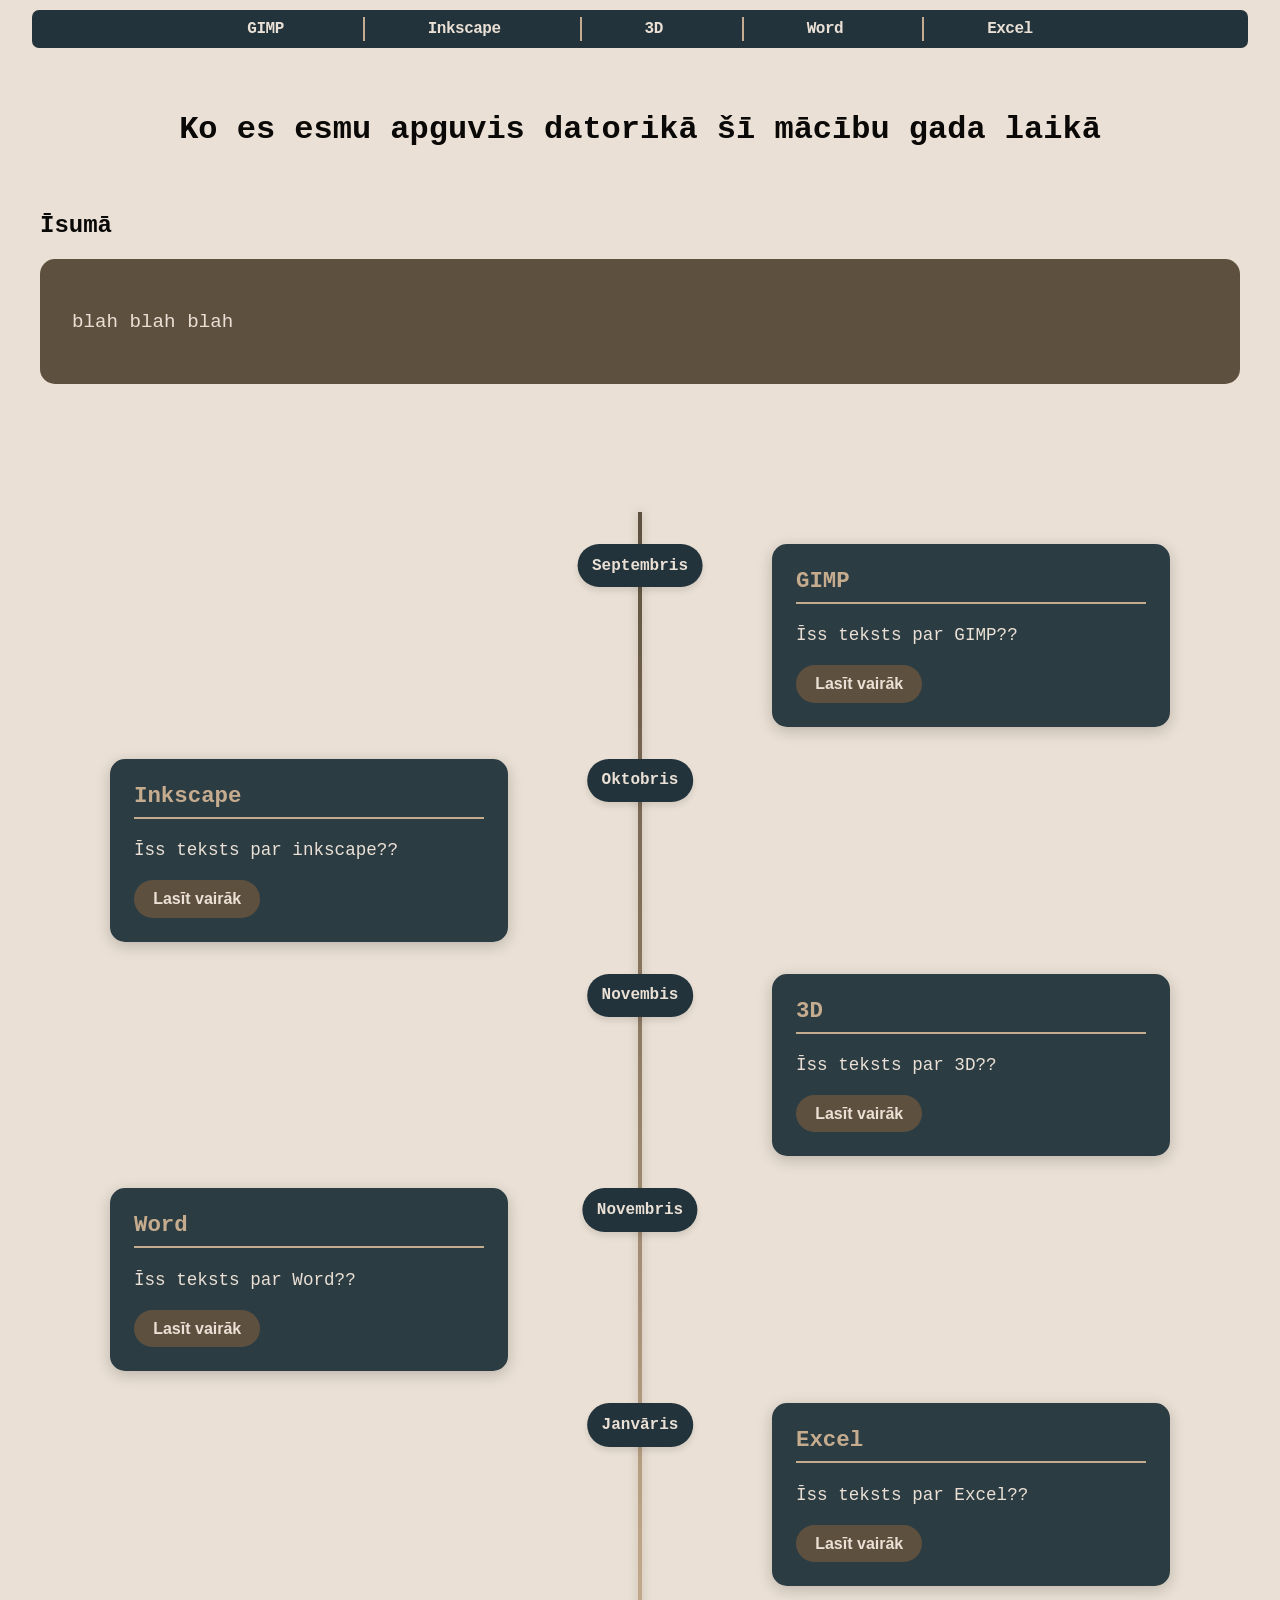
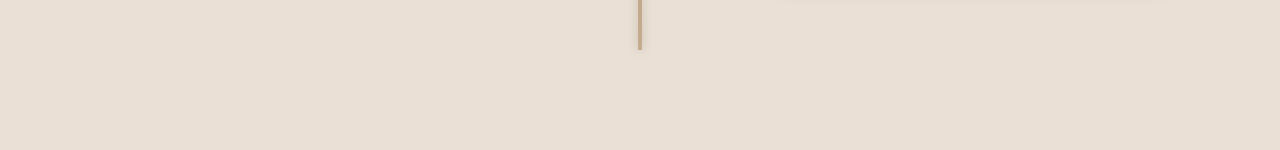
<file: index.html>
<!DOCTYPE html>

<html>
    <head>
        <title>kpurviskis</title>
        <link rel="stylesheet" href="css/styles.css">
        <meta charset="UTF-8">
        <meta name="viewport" content="width=device-width, initial-scale=1.0">
    </head>
    <body>
        <header>
            <nav>
                <ul>
                    <!--Navigācijas izvēlne-->
                    <li><a href="GIMP.html">GIMP</a></li>
                    <li><a href="inkscape.html">Inkscape</a></li>
                    <li><a href="3d.html">3D</a></li>
                    <li><a href="word.html">Word</a></li>
                    <li><a href="excel.html">Excel</a></li>
                </ul>
            </nav>
        </header>
        <main>
            <div class="container">
                <h1>Ko es esmu apguvis datorikā šī mācību gada laikā</h1>

                <section class="about-isuma">
                    <h2>Īsumā</h2>
                    <div class="isuma-box">
                        <div class="teksts-isuma">
                            <p>blah blah blah</p>
                        </div>
                    </div>
                </section>
                <div class="timeline">
                    <div class="timeline-line"></div>
                    
                    <!--laika linijas konteiners-->
                    <div class="timeline-item">
                        <div class="month">Septembris</div>
                        <!-- laika linijas bloku sakums -->
                        <div class="event">
                            <h3>GIMP</h3>
                            <p class="short-text">Īss teksts par GIMP??</p>
                            <div class="full-text" style="display: none;">
                                <p>pilns teksts par GIMP??</p>
                            </div>
                            <button class="read-more-btn">Lasīt vairāk</button>
                        </div>
                    </div>
                    
                    <div class="timeline-item">
                        <div class="month">Oktobris</div>
                        <!-- laika linijas bloku sakums -->
                        <div class="event">
                            <h3>Inkscape</h3>
                            <p class="short-text">Īss teksts par inkscape??</p>
                            <div class="full-text" style="display: none;">
                                <p>pilns teksts par inkscape??</p>
                            </div>
                            <button class="read-more-btn">Lasīt vairāk</button>
                        </div>
                    </div>

                    <div class="timeline-item">
                        <div class="month">Novembis</div>
                        <!-- laika linijas bloku sakums -->
                        <div class="event">
                            <h3>3D</h3>
                            <p class="short-text">Īss teksts par 3D??</p>
                            <div class="full-text" style="display: none;">
                                <p>pilns teksts par 3D modelēšanuun printēšanu??</p>
                            </div>
                            <button class="read-more-btn">Lasīt vairāk</button>
                        </div>
                    </div>

                    <div class="timeline-item">
                        <div class="month">Novembris</div>
                        <!-- laika linijas bloku sakums -->
                        <div class="event">
                            <h3>Word</h3>
                            <p class="short-text">Īss teksts par Word??</p>
                            <div class="full-text" style="display: none;">
                                <p>pilns teksts par Word??</p>
                            </div>
                            <button class="read-more-btn">Lasīt vairāk</button>
                        </div>
                    </div>

                    <div class="timeline-item">
                        <div class="month">Janvāris</div>
                        <!-- laika linijas bloku sakums -->
                        <div class="event">
                            <h3>Excel</h3>
                            <p class="short-text">Īss teksts par Excel??</p>
                            <div class="full-text" style="display: none;">
                                <p>pilns teksts par Excel??</p>
                            </div>
                            <button class="read-more-btn">Lasīt vairāk</button>
                        </div>
                    </div>
            </div>
        </main>
        <script>
          <!-- Navigācijas aktīvās saites izcelšana -->
      const links = document.querySelectorAll('nav a');
      const currentUrl = window.location.href;
    
      links.forEach(link => {
        if (link.href === currentUrl) {
          link.classList.add('active');
        }
    </script> 
    
    <script src="script.js"></script>    
    </body>
</html>
</file>
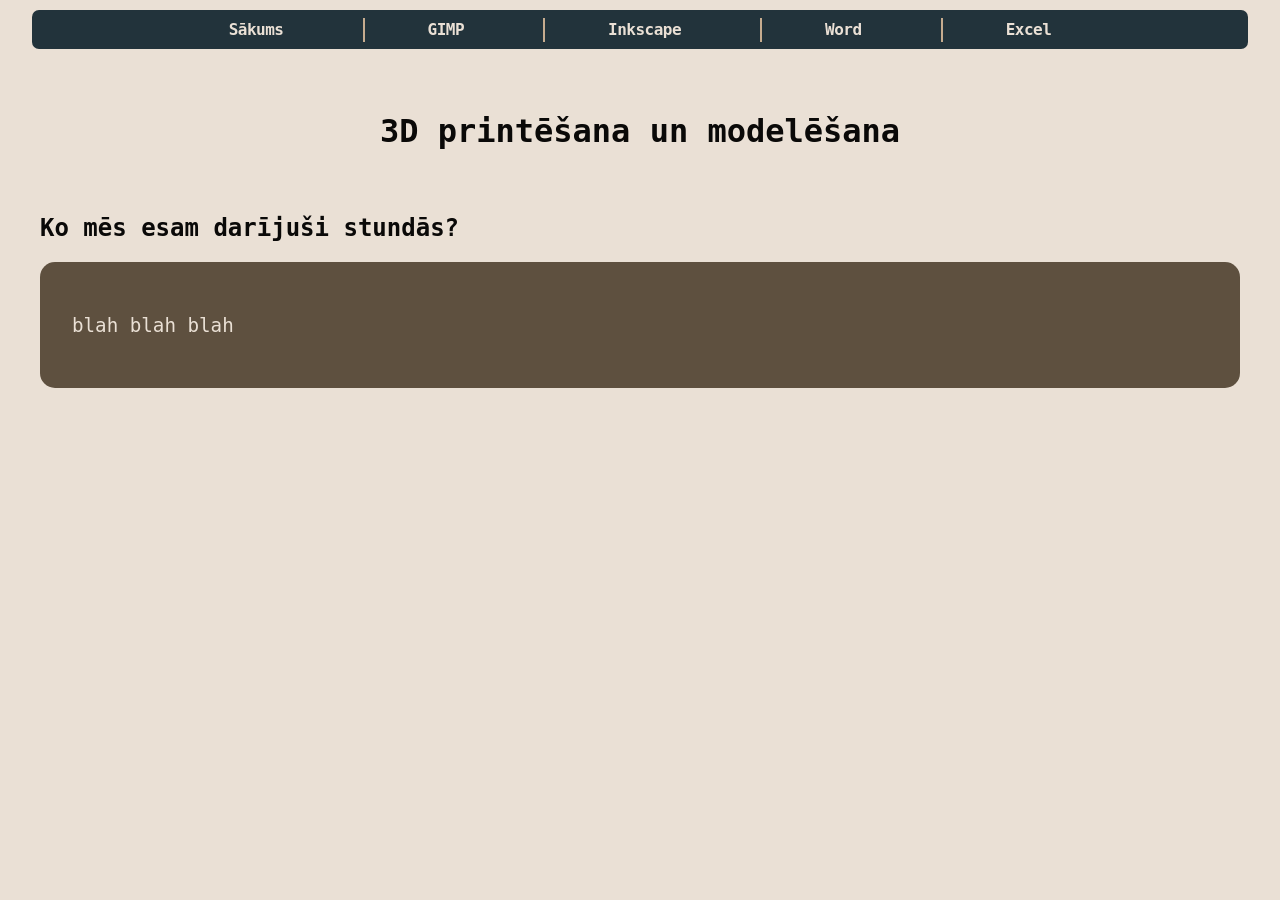
<file: 3d.html>
<!DOCTYPE html>

<html>
    <head>
        <title>kpurviskis</title>
        <link rel="stylesheet" href="css/styles.css">
        <meta charset="UTF-8">
        <meta name="viewport" content="width=device-width, initial-scale=1.0">
    </head>
    <body>
        <header>
            <nav>
                <ul>
                    <!--Navigācijas izvēlne-->
                    <li><a href="index.html">Sākums</a></li>
                    <li><a href="GIMP.html">GIMP</a></li>
                    <li><a href="inkscape.html">Inkscape</a></li>
                    <li><a href="word.html">Word</a></li>
                    <li><a href="excel.html">Excel</a></li>
                </ul>
            </nav>
        </header>
        <main>
            <div class="container">
        <h1>3D printēšana un modelēšana</h1>
        <section class="about-isuma">
                    <h2>Ko mēs esam darījuši stundās?</h2>
                    <div class="isuma-box">
                        <div class="teksts-isuma">
                            <p>blah blah blah</p>
                        </div>
                    </div>
        </section>
            </div>
        </main>
        
        
    </body>
</html>
</file>
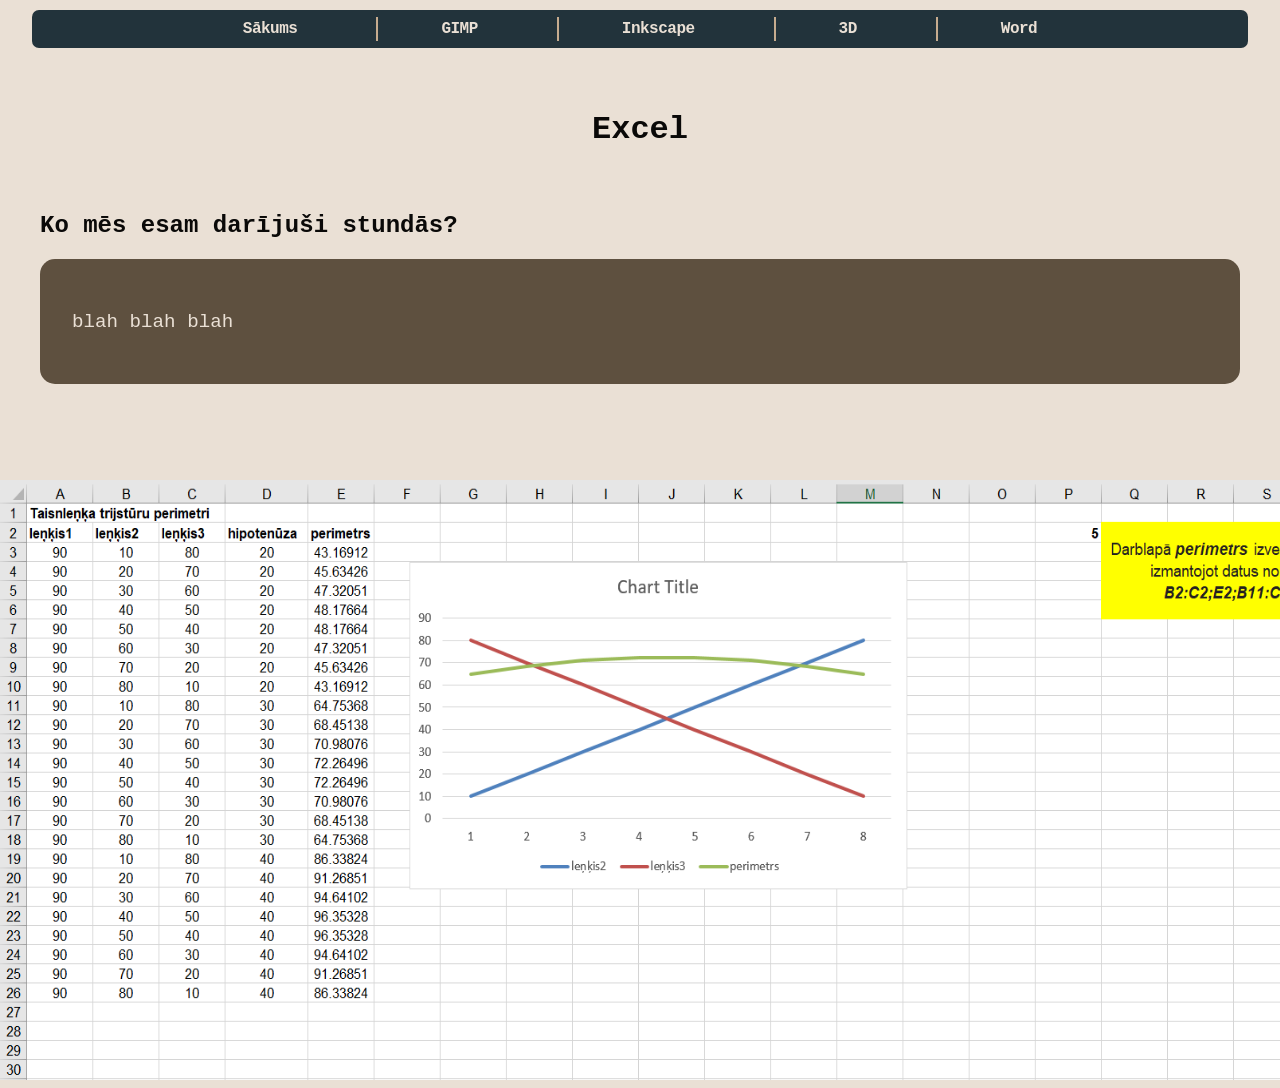
<file: excel.html>
<!DOCTYPE html>

<html>
    <head>
        <title>kpurviskis</title>
        <link rel="stylesheet" href="css/styles.css">
        <meta charset="UTF-8">
        <meta name="viewport" content="width=device-width, initial-scale=1.0">
    </head>
    <body>
        <header>
            <nav>
                <ul>
                    <!--Navigācijas izvēlne-->
                    <li><a href="index.html">Sākums</a></li>
                    <li><a href="GIMP.html">GIMP</a></li>
                    <li><a href="inkscape.html">Inkscape</a></li>
                    <li><a href="3d.html">3D</a></li>
                    <li><a href="word.html">Word</a></li>
                </ul>
            </nav>
        </header>
        <main>
            <div class="container">
        <h1>Excel</h1>
        <section class="about-isuma">
                    <h2>Ko mēs esam darījuši stundās?</h2>
                    <div class="isuma-box">
                        <div class="teksts-isuma">
                            <p>blah blah blah</p>
                        </div>
                    </div>
        </section>
            </div>
        </main>
        
        <img src="images/excel_darbs.png" style="height:600px;width:1500px"><!-- comment -->
    </body>
</html>
</file>
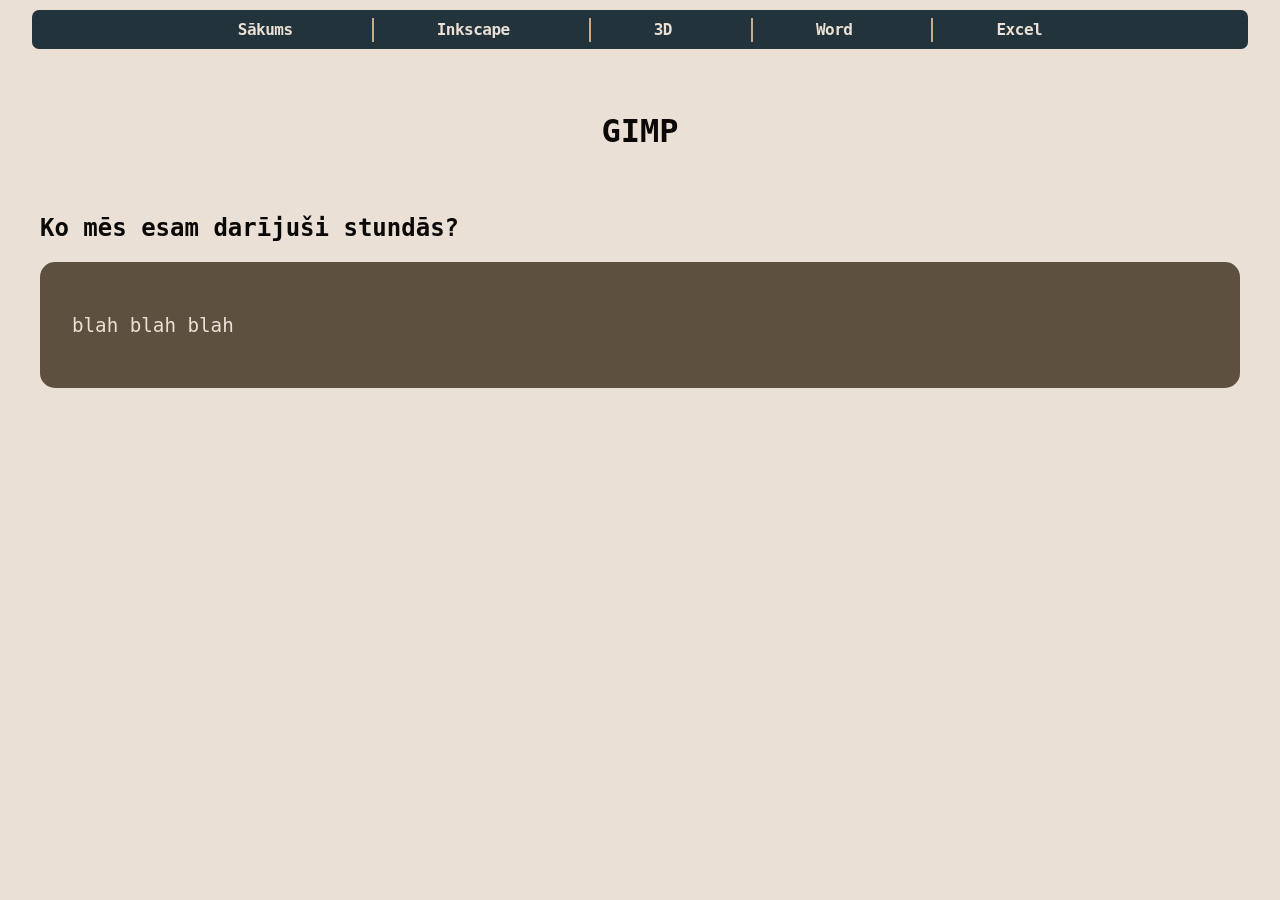
<file: GIMP.html>
<!DOCTYPE html>

<html>
    <head>
        <title>kpurviskis</title>
         <link rel="stylesheet" href="css/styles.css">
        <meta charset="UTF-8">
        <meta name="viewport" content="width=device-width, initial-scale=1.0">
    </head>
    <body>
        <header>
            <nav>
                <ul>
                    <!--Navigācijas izvēlne-->
                    <li><a href="index.html">Sākums</a></li>
                    <li><a href="inkscape.html">Inkscape</a></li>
                    <li><a href="3d.html">3D</a></li>
                    <li><a href="word.html">Word</a></li>
                    <li><a href="excel.html">Excel</a></li>
                </ul>
            </nav>
        </header>
        <main>
            <div class="container">
        <h1>GIMP</h1>
        <section class="about-isuma">
                    <h2>Ko mēs esam darījuši stundās?</h2>
                    <div class="isuma-box">
                        <div class="teksts-isuma">
                            <p>blah blah blah</p>
                        </div>
                    </div>
                </section>
            </div>
        </main>
    </body>
</html>
</file>
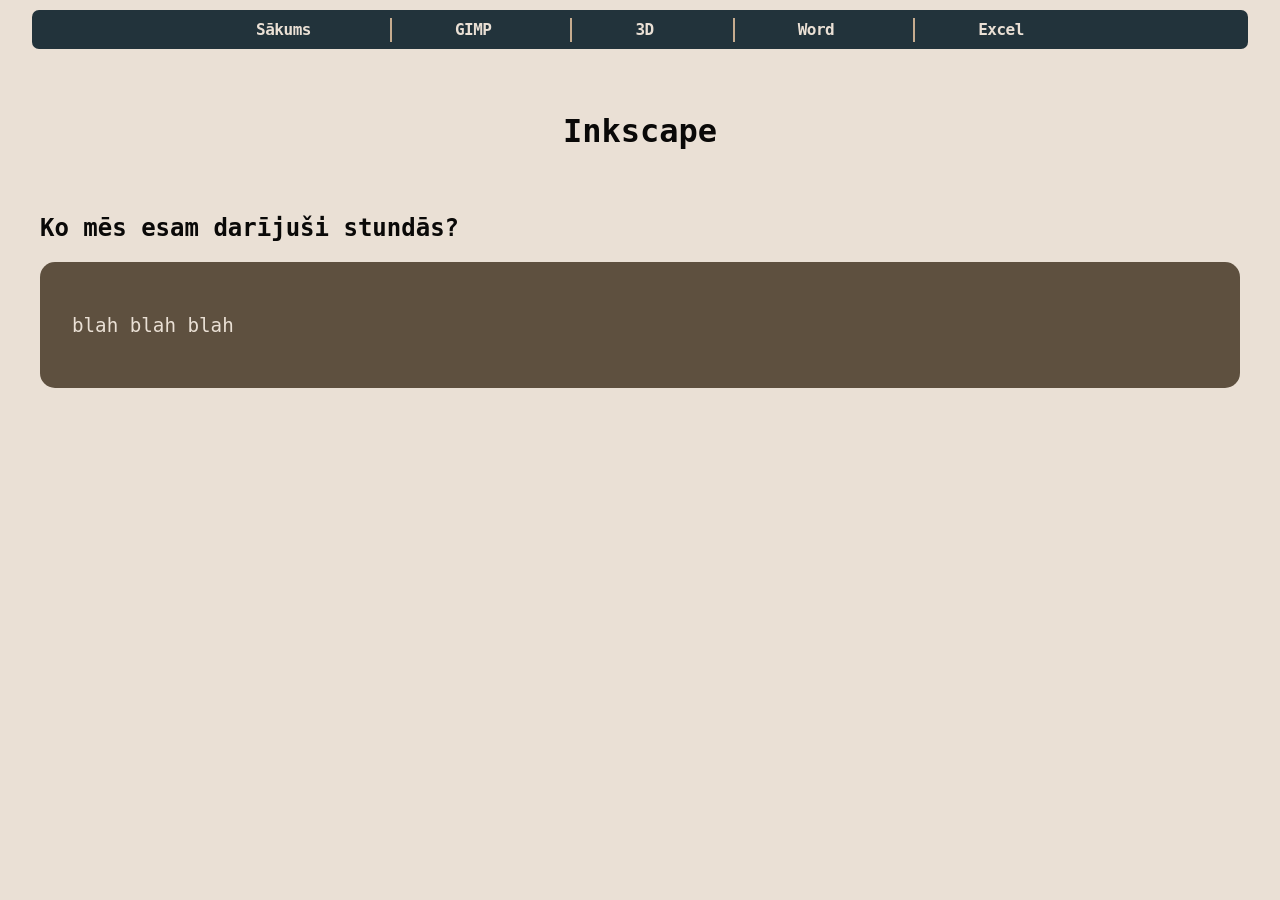
<file: inkscape.html>
<!DOCTYPE html>

<html>
    <head>
        <title>kpurviskis</title>
         <link rel="stylesheet" href="css/styles.css">
        <meta charset="UTF-8">
        <meta name="viewport" content="width=device-width, initial-scale=1.0">
    </head>
    <body>
        <header>
            <nav>
                <ul>
                    <!--Navigācijas izvēlne-->
                    <li><a href="index.html">Sākums</a></li>
                    <li><a href="GIMP.html">GIMP</a></li>
                    <li><a href="3d.html">3D</a></li>
                    <li><a href="word.html">Word</a></li>
                    <li><a href="excel.html">Excel</a></li>
                </ul>
            </nav>
        </header>
        <main>
            <div class="container">
        <h1>Inkscape</h1>
        <section class="about-isuma">
                    <h2>Ko mēs esam darījuši stundās?</h2>
                    <div class="isuma-box">
                        <div class="teksts-isuma">
                            <p>blah blah blah</p>
                        </div>
                    </div>
        </section>
            </div>
        </main>
       
    </body>
</html>
</file>
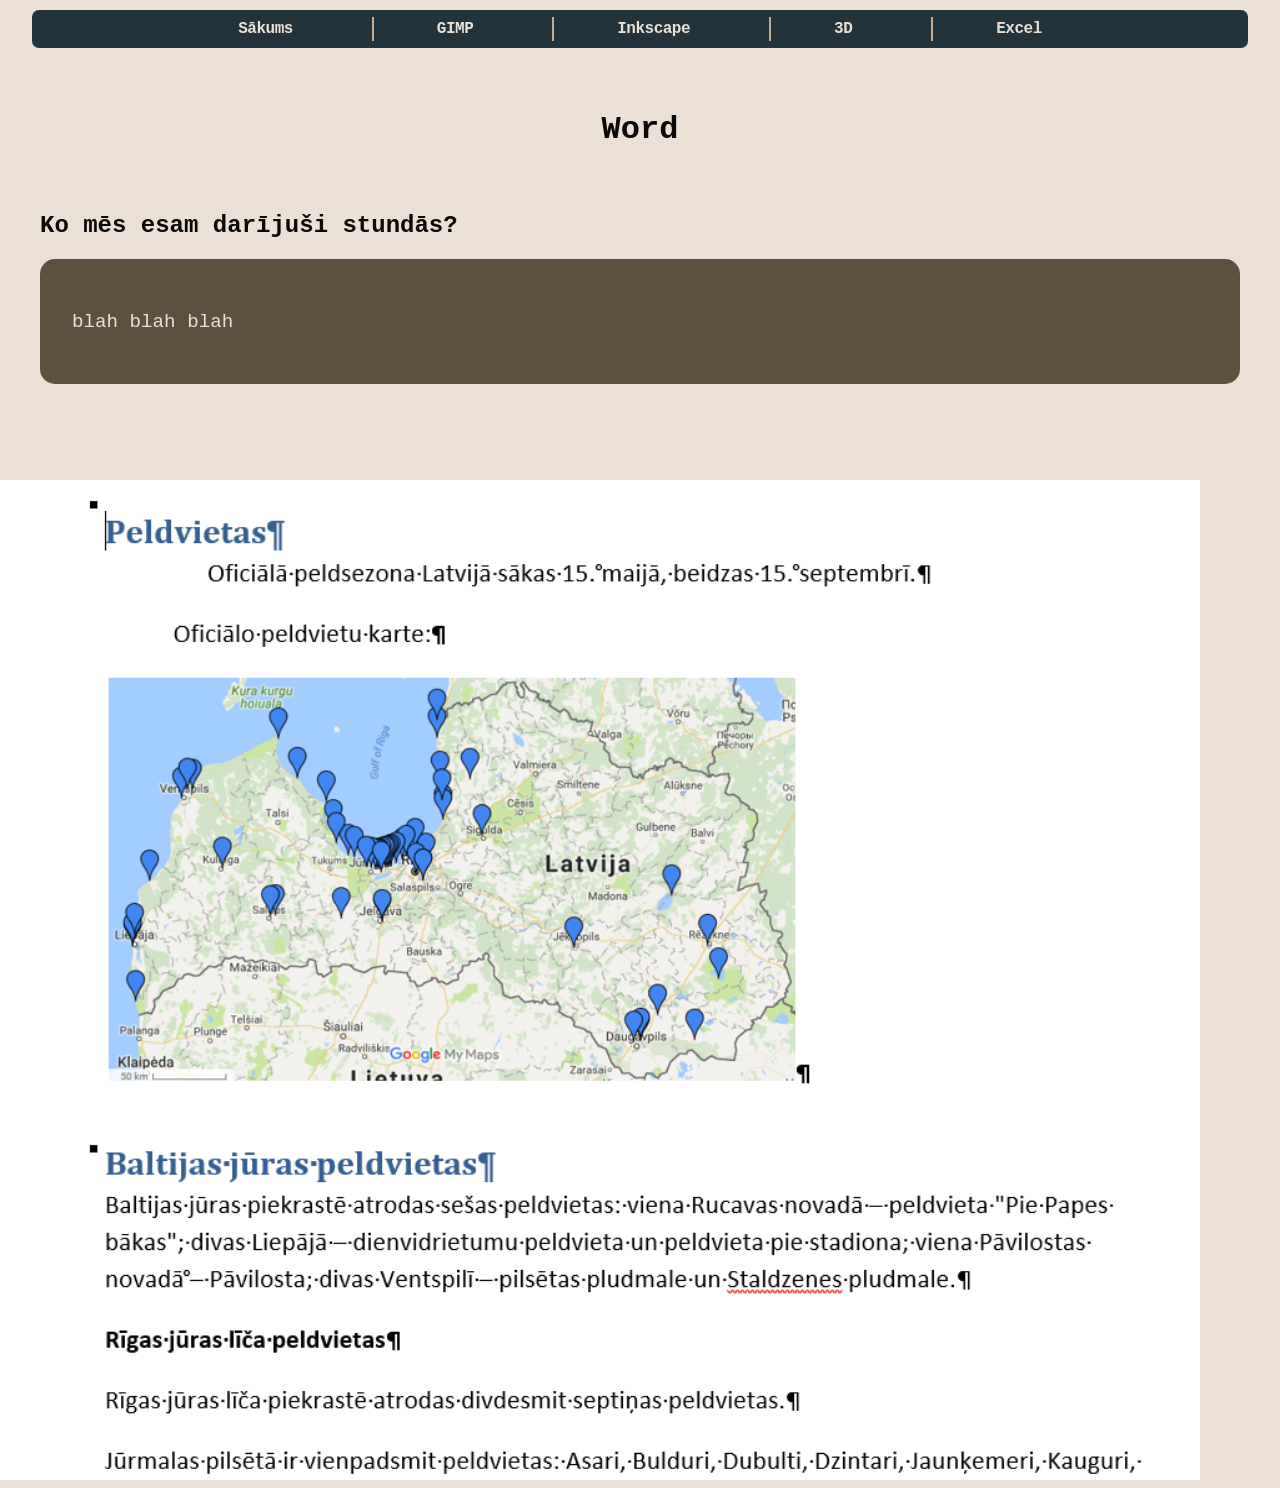
<file: word.html>
<!DOCTYPE html>

<html>
    <head>
        <title>kpurviskis</title>
        <link rel="stylesheet" href="css/styles.css">
        <meta charset="UTF-8">
        <meta name="viewport" content="width=device-width, initial-scale=1.0">
    </head>
    <body>
        <header>
            <nav>
                <ul>
                    <!--Navigācijas izvēlne-->
                    <li><a href="index.html">Sākums</a></li>
                    <li><a href="GIMP.html">GIMP</a></li>
                    <li><a href="inkscape.html">Inkscape</a></li>
                    <li><a href="3d.html">3D</a></li>
                    <li><a href="excel.html">Excel</a></li>
                </ul>
            </nav>
        </header>
        <main>
            <div class="container">
        <h1>Word</h1>
        <section class="about-isuma">
                    <h2>Ko mēs esam darījuši stundās?</h2>
                    <div class="isuma-box">
                        <div class="teksts-isuma">
                            <p>blah blah blah</p>
                        </div>
                    </div>
        </section>
            </div>
        </main>
        
        
       <img src="images/word_darbs.png" style="height:1000px;width:1200px;"><!-- comment -->
    </body>
</html>
</file>
<file: css/styles.css>
/* ----------------------------------- */
/* General Styles (Body, HTML) */
/* ----------------------------------- */
body {
  font-family: 'Roboto Mono', monospace;
  background-color: #EAE0D5;
  color: #0A0908;
  margin: 0;
  padding: 0;
}

html {
  scroll-behavior: smooth;
}

/* ----------------------------------- */
/* Header and Navigation */
/* ----------------------------------- */
header {
  background-color: #22333B;
  padding: 5px 0;
  width: 95%;
  margin: 10px auto;
  border-radius: 7px;
}

nav {
  padding: 5px;
}

nav ul {
  list-style-type: none;
  padding: 0;
  margin: 0;
  display: flex;
  justify-content: center;
  letter-spacing: 1px;
  gap: 9rem;
  align-items: center;
}

nav li {
  margin: 0;
  position: relative;
  display: flex;
  align-items: center;
  justify-content: center;
}

nav li + li::before {
  content: "";
  position: absolute;
  left: -4rem;
  top: 50%;
  transform: translate(-50%, -50%);
  height: 1.5em;
  width: 2px;
  background-color: #C6AC8F;
}

nav a {
  color: #EAE0D5;
  text-decoration: none;
  letter-spacing: -0.5px;
  font-weight: bold;
  transition: transform 0.2s ease;
  display: inline-block;
}

nav a:hover {
  transform: scale(1.3);
}

/* ----------------------------------- */
/* Containers and Layouts */
/* ----------------------------------- */
.container {
  padding: 2rem;
  max-width: 1200px;
  margin: 0 auto;
}

.grid {
  display: grid;
  grid-template-columns: repeat(2, 1fr);
  gap: 2rem;
  padding: 2rem;
  max-width: 1200px;
  margin: 0 auto;
}

/* ----------------------------------- */
/* Grid Items (Gallery Cards) */
/* ----------------------------------- */
.grid-item {
  position: relative;
  overflow: hidden;
  background-color: #5E503F;
  padding: 0;
  height: 400px;
  transition: all 0.3s ease;
  border-radius: 10px;
}

.grid-item img {
  width: 100%;
  height: 100%;
  display: block;
  object-fit: cover;
  transition: all 0.3s ease;
}

.image-text {
  position: absolute;
  bottom: 0;
  left: 0;
  right: 0;
  background-color: rgba(34, 51, 59, 0.8);
  color: #EAE0D5;
  padding: 1rem;
  text-align: center;
  transform: translateY(100%);
  transition: transform 0.3s ease;
  font-weight: bold;
}

.grid-item:hover {
  transform: scale(1.05);
  z-index: 1;
}

.grid-item:hover img {
  opacity: 1;
}

.grid-item:hover .image-text {
  transform: translateY(0);
}

.grid:has(.grid-item:hover) .grid-item:not(:hover) img {
  filter: blur(3px) brightness(0.7);
  opacity: 0.7;
}

/* ----------------------------------- */
/* Flip Card (Back/Front) */
/* ----------------------------------- */
.flip-card {
  width: 100%;
  height: 100%;
  perspective: 1000px;
}

.flip-card-inner {
  position: relative;
  width: 100%;
  height: 100%;
  transition: transform 0.6s;
  transform-style: preserve-3d;
}


.grid-item.flipped .flip-card-inner {
  transform: rotateY(180deg);
}

.flip-card-front, .flip-card-back {
  position: absolute;
  width: 100%;
  height: 100%;
  backface-visibility: hidden;
  border-radius: 10px;
  overflow: hidden;
}

.flip-card-front img {
  width: 100%;
  height: 100%;
  object-fit: cover;
}

.flip-card-front {
  background-color: #5E503F;
}

.flip-card-back {
  background-color: #22333B;
  color: #EAE0D5;
  transform: rotateY(180deg);
  display: flex;
  align-items: center;
  justify-content: center;
  padding: 1rem;
  text-align: center;
  font-weight: bold;
  font-size: 0.9rem;
  
}

.flip-icon {
  position: absolute;
  top: 10px;
  right: 10px;
  font-size: 1.5rem;
  color: white;
  background-color: rgba(0,0,0,0.3);
  padding: 5px 8px;
  border-radius: 50%;
  pointer-events: none;
}

/* ----------------------------------- */
/* Timeline Section */
/* ----------------------------------- */
.timeline {
  position: relative;
  max-width: 1200px;
  margin: 8rem auto 4rem;
  padding: 2rem 0;
}

.timeline-line {
  position: absolute;
  left: 50%;
  top: 0;
  bottom: 0;
  width: 4px;
  background: linear-gradient(to bottom, #5E503F, #C6AC8F);
  transform: translateX(-50%);
  box-shadow: 0 0 10px rgba(94, 80, 63, 0.3);
}

.timeline-item {
  position: relative;
  margin-bottom: 12rem;
  display: flex;
  justify-content: center;
  align-items: center;
  opacity: 0;
  transform: translateY(50px);
  transition: all 0.8s ease;
}

.timeline-item.visible {
  opacity: 1;
  transform: translateY(0);
}

.month {
  position: absolute;
  left: 50%;
  transform: translateX(-50%);
  background-color: #22333B;
  color: #EAE0D5;
  padding: 0.8rem 0.9rem;
  border-radius: 25px;
  font-weight: bold;
  font-size: 1rem;
  z-index: 1;
  cursor: pointer;
  transition: all 0.3s ease;
  box-shadow: 0 4px 6px rgba(0, 0, 0, 0.1);
}

.timeline-item:hover .year {
  background-color: #5E503F;
  transform: translateX(-50%) scale(1.05);
  box-shadow: 0 6px 8px rgba(0, 0, 0, 0.2);
}

.event {
  position: relative; /* instead of absolute */
  width: 350px;
  padding: 1.5rem;
  background-color: rgba(34, 51, 59, 0.95);
  color: #EAE0D5;
  border-radius: 15px;
  box-shadow: 0 4px 15px rgba(0, 0, 0, 0.2);
  backdrop-filter: blur(5px);
  opacity: 1;
  visibility: visible;
  transition: all 0.3s ease;
  transform: translateX(0);
}


.timeline-item {
  display: flex;
  justify-content: space-between; /* instead of center */
  align-items: flex-start;
  margin-bottom: 2rem;
}

.timeline-item:nth-child(odd) .event {
  margin-left: 70px; /* move slightly right */
}

.timeline-item:nth-child(even) .event {
  margin-right: 70px; /* move slightly left */
}


.timeline-item:nth-child(even) {
  flex-direction: row-reverse;
}


.timeline-item:hover .event {
  transform: scale(1.03);
  box-shadow: 0 8px 20px rgba(0, 0, 0, 0.3);
}

.event h3 {
  margin-top: 0;
  color: #C6AC8F;
  font-size: 1.4rem;
  margin-bottom: 1rem;
  border-bottom: 2px solid #C6AC8F;
  padding-bottom: 0.5rem;
}

.event p {
  margin-bottom: 0;
  line-height: 1.6;
  font-size: 1.1rem;
}

.about-isuma {
  margin: 4rem 0;
}

.isuma-box{
  display:flex;
  justify-content:space-between;
  align-items:center;
  background-color:#5E503F;
  color:#EAE0D5;
  padding:2rem;
  border-radius:15px;
  gap:2rem;
  flex-wrap:wrap;
}

.teksts-isuma {
  flex: 2;
  font-size: 1.2rem;
}

.author-img img {
  width: 150px;
  height: 150px;
  border-radius: 10px;
  object-fit: cover;
  border: 3px solid #C6AC8F;
}

/* ----------------------------------- */
/* Reviews Section */
/* ----------------------------------- */
.reviews h2 {
  text-align: center;
  font-size: 2rem;
  margin-top: 3rem;
  color: #22333B;
}

.reviewers-grid {
  display: flex;
  flex-wrap: wrap;
  justify-content: center;
  gap: 2rem;
  margin-top: 2rem;
}

.reviewer {
  background-color: #22333B;
  color: #EAE0D5;
  border-radius: 15px;
  padding: 2rem;
  max-width: 500px;
  flex: 1 1 400px;
  display: flex;
  flex-direction: column;
  align-items: center;
  box-shadow: 0 4px 12px rgba(0, 0, 0, 0.2);
  transition: transform 0.3s ease;
}

.reviewer:hover {
  transform: scale(1.03);
}

.reviewer img {
  width: 120px;
  height: 120px;
  object-fit: cover;
  border-radius: 50%;
  border: 3px solid #C6AC8F;
  margin-bottom: 1rem;
}

.reviewer-text h3 {
  margin: 0.5rem 0 0;
  font-size: 1.2rem;
  color: #C6AC8F;
}

.reviewer-text em {
  font-style: italic;
  font-size: 1rem;
  color: #EAE0D5;
}

.reviewer-text p {
  margin: 0.5rem 0;
  line-height: 1.5;
  font-size: 1.05rem;
  text-align: left;
}

/* ----------------------------------- */
/* Hero Section with Cards */
/* ----------------------------------- */
.hero-section {
  display: flex;
  align-items: center;
  justify-content: center;
  gap: 2rem;
  max-width: 1400px;
  margin: 5rem auto;
  padding: 2rem;
  height: 600px;
  position: relative;
}

.hero-cards-wrapper {
  width: 100%;
  max-width: 1000px;
  height: 100%;
  overflow: hidden;
  display: flex;
  align-items: center;
  justify-content: center;
}

.hero-card {
  background-color: #5E503F;
  color: #EAE0D5;
  border-radius: 20px;
  padding: 2rem;
  display: none;
  flex-direction: column;
  align-items: center;
  width: 100%;
  min-height: 400px;
  text-align: center;
  animation: fade 0.5s ease-in-out;
}

.hero-card.active {
  display: flex;
}

.hero-name {
  font-size: 2.5rem;
  color: #C6AC8F;
  margin: 0 0 1.5rem;
}

.hero-bottom {
  display: flex;
  align-items: flex-start;
  gap: 2rem;
  width: 100%;
}
nav a.active {
  color: #C6AC8F; /* or a different color you want for the active page */
  transform: scale(1.2);
  text-decoration: underline;
}

.hero-bottom img {
  width: 180px;
  height: 220px;
  object-fit: cover;
  border-radius: 10px;
  border: 4px solid #C6AC8F;
}
.hero-description p {
  font-size: 1.3rem;
  line-height: 1.6;
}

.hero-description blockquote {
  font-size: 1.3rem;
}

.hero-description {
  flex: 1;
  text-align: left;
  overflow-y: auto;
  max-height: 450px;
  padding-right: 1rem;
}

.hero-description h3 {
  margin-top: 1rem;
  color: #C6AC8F;
  font-size: 1.6rem;
}

.hero-description ul {
  padding-left: 1.2rem;
  margin-top: 0.5rem;
}

.hero-description li {
  margin-bottom: 0.7rem;
  font-size: 1.3rem;
}

.hero-description blockquote {
  background: #EAE0D5;
  color: #22333B;
  padding: 0.8rem 1.2rem;
  border-left: 5px solid #C6AC8F;
  margin: 1rem 0;
  font-style: italic;
}

/* Arrows for Hero Cards */
.arrow {
  background: none;
  border: none;
  color: #22333B;
  font-size: 3.5rem;
  cursor: pointer;
  transition: color 0.3s ease;
}

.arrow:hover {
  color: #C6AC8F;
}

.left-arrow {
  margin-right: 1rem;
}

.right-arrow {
  margin-left: 1rem;
}

/* Dots for Hero Cards */
.dots-container {
  position: absolute;
  bottom: 20px;
  display: flex;
  gap: 10px;
  justify-content: center;
  width: 100%;
}

.dot {
  width: 12px;
  height: 12px;
  background-color: gray;
  border-radius: 50%;
  opacity: 0.5;
  transition: all 0.3s ease;
  cursor: pointer;
}

.dot.active {
  background-color: #C6AC8F;
  opacity: 1;
}

/* ----------------------------------- */
/* Animations */
/* ----------------------------------- */
@keyframes fade {
  from { opacity: 0; }
  to { opacity: 1; }
}

.fade-in {
  animation: fadeIn 0.5s forwards;
}

.fade-out {
  animation: fadeOut 0.5s forwards;
}

@keyframes fadeIn {
  from { opacity: 0; transform: translateX(30px); }
  to { opacity: 1; transform: translateX(0); }
}

@keyframes fadeOut {
  from { opacity: 1; transform: translateX(0); }
  to { opacity: 0; transform: translateX(-30px); }
}

/* Small Helper */
.page-number {
  font-size: 0.9em;
  font-style: italic;
  color: #C6AC8F;
}

.read-more-btn {
  margin-top: 1rem;
  background-color: #5E503F;
  color: #EAE0D5;
  border: none;
  padding: 0.6rem 1.2rem;
  border-radius: 20px;
  font-weight: bold;
  cursor: pointer;
  transition: background-color 0.3s, transform 0.3s;
  font-size: 1rem;
}

.read-more-btn:hover {
  background-color: #C6AC8F;
  color: #22333B;
  transform: scale(1.05);
}
  
a {
  color: #C6AC8F;
  text-decoration: underline;
}

a:hover {
  color: #a0896c;
  text-decoration: none;
}
h1 {
  text-align: center;
}

blockquote {
  background: #EAE0D5;
  color: #22333B;
  padding: 0.8rem 1.2rem;
  border-left: 5px solid #C6AC8F;
  margin: 1rem 0;
  font-style: italic;
  font-size: 1.1rem;
}

.back-text {
  text-align: center;
}

.back-text strong {
  display: block;
  font-weight: bold;
  margin-bottom: 10px;
}


.flip-card-back {
  display: flex;
  flex-direction: column;
  align-items: center;
  justify-content: flex-start;
  padding: 20px;
  text-align: center;
}
.first-sentence {
  font-weight: bold;
  font-size: 1rem;
  margin-bottom: 10px;
}
</file>
